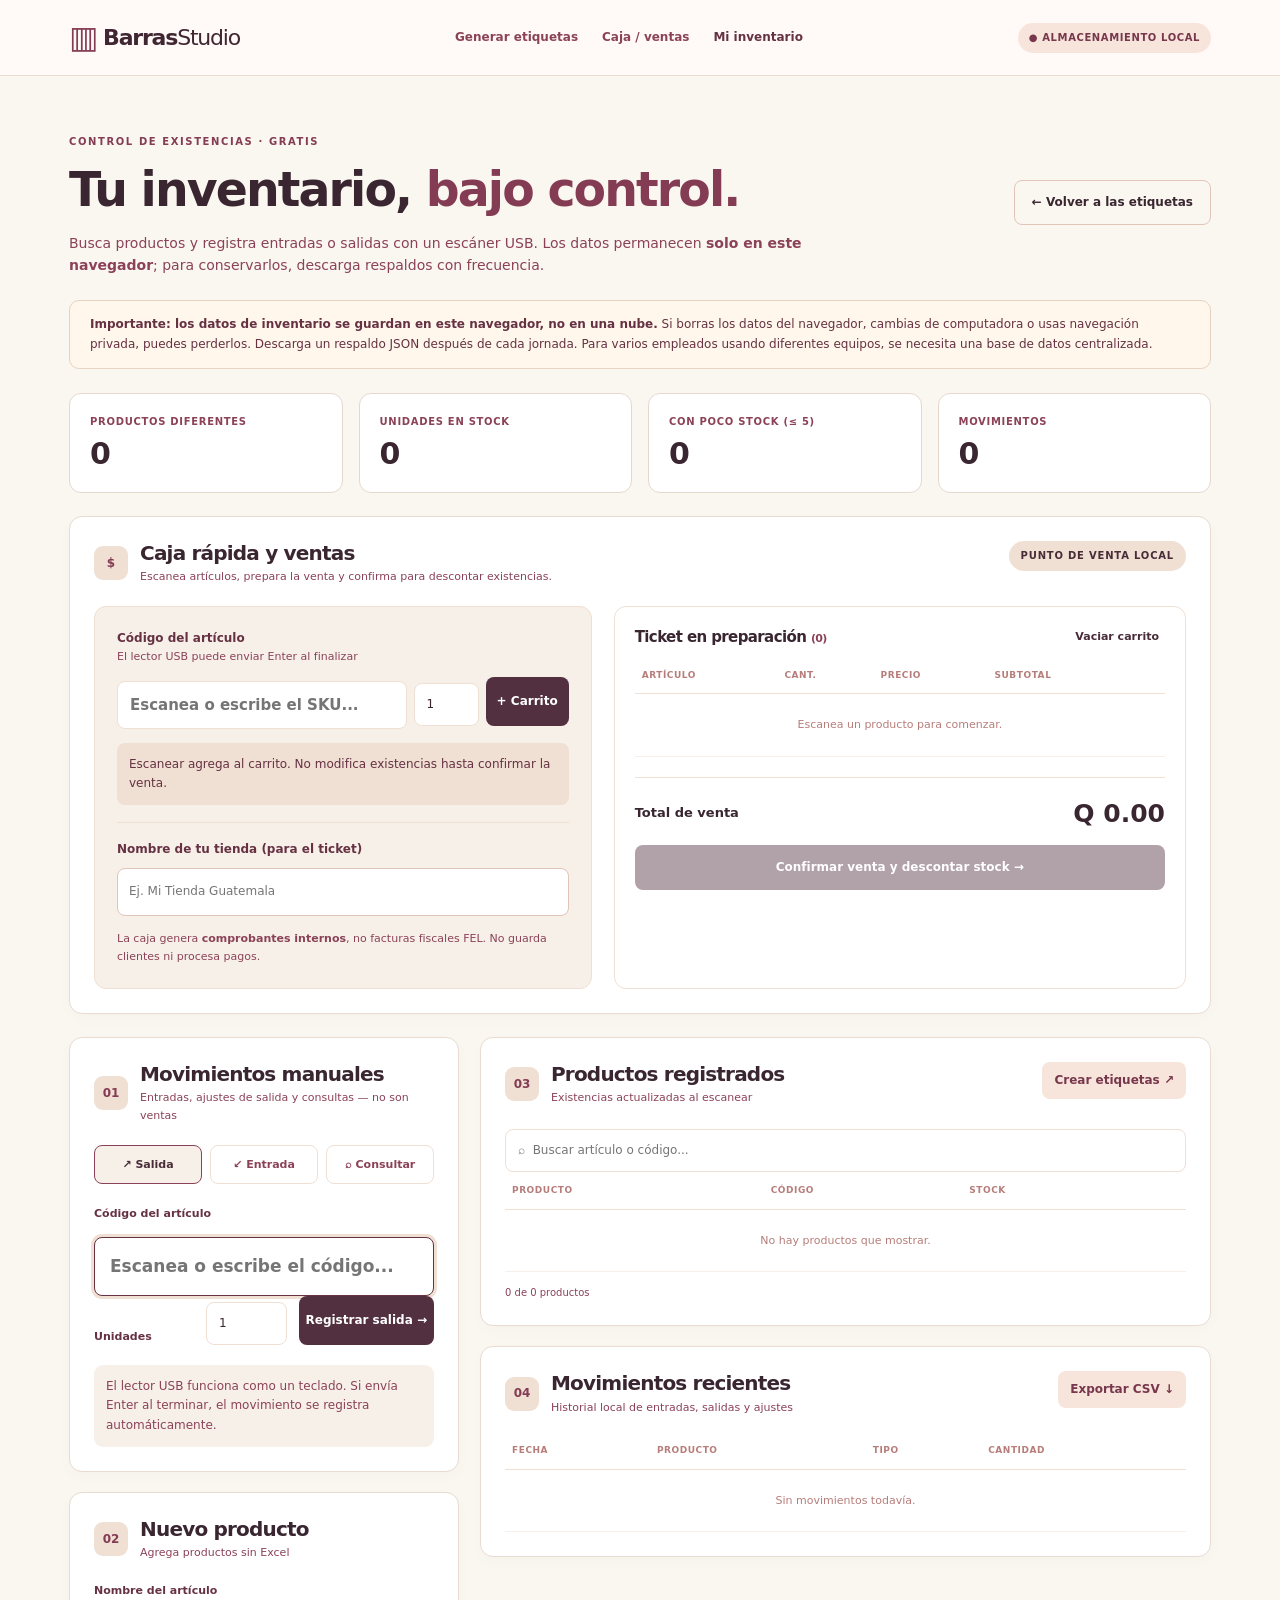
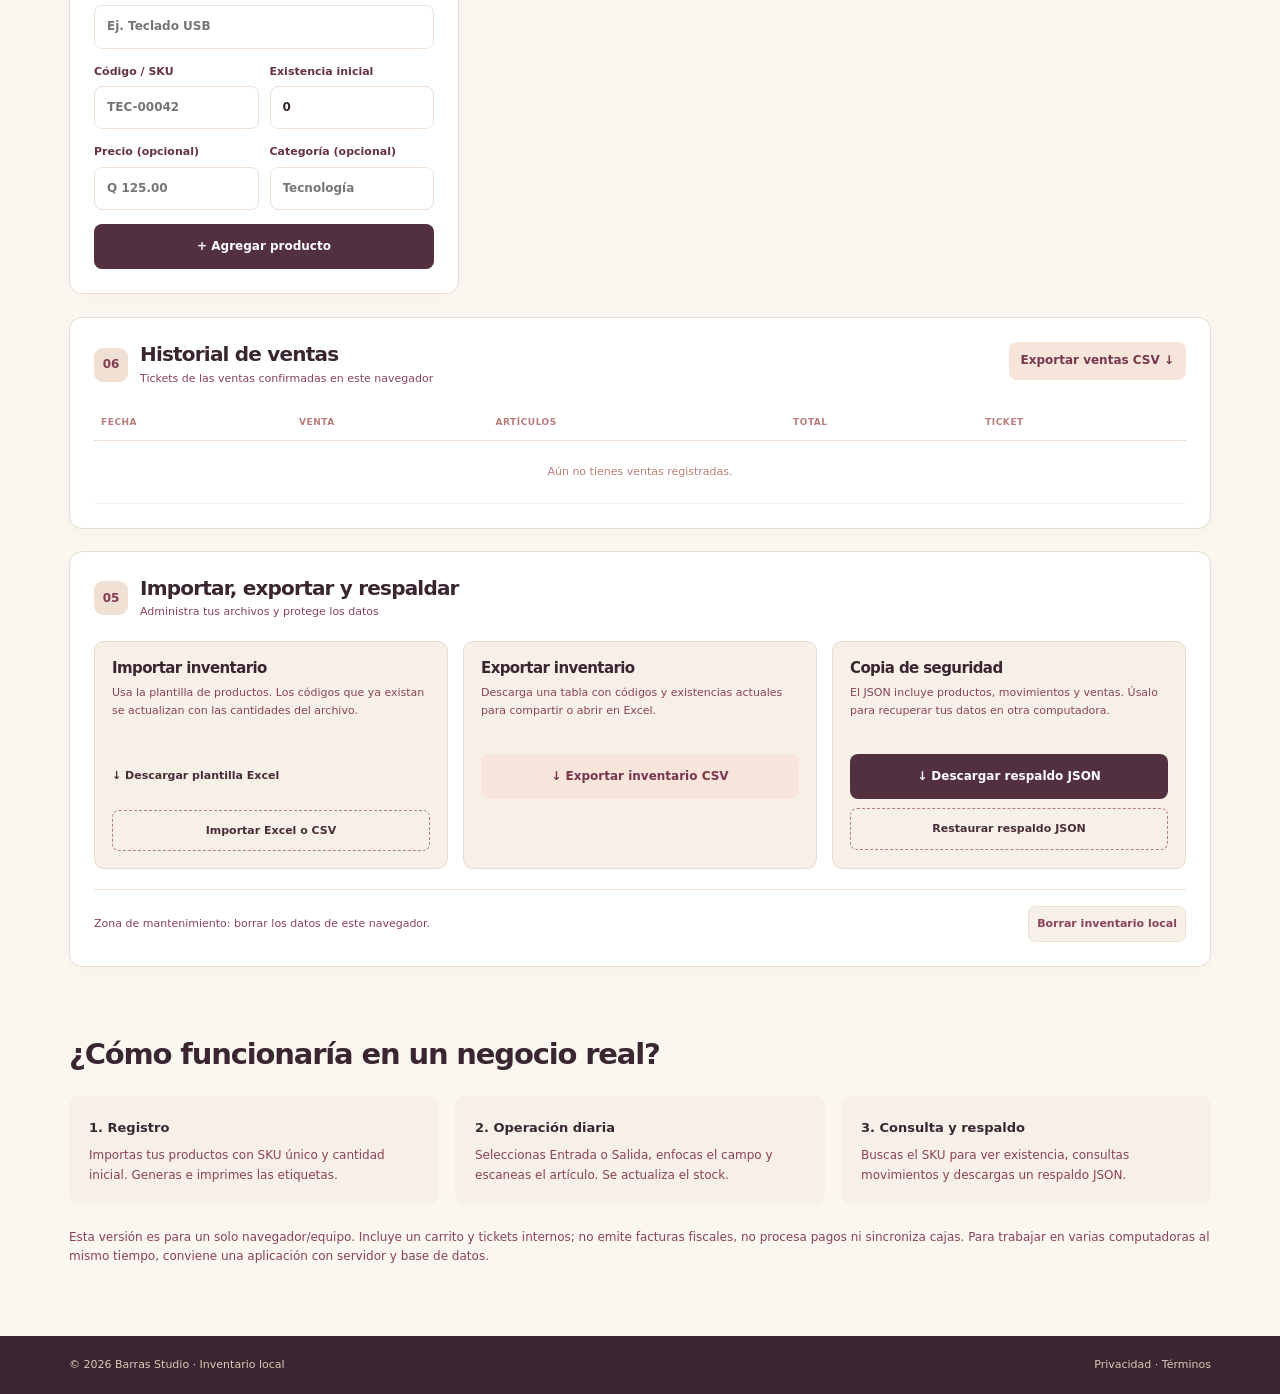
<file: inventario.html>
<!doctype html>
<html lang="es">
<head>
<meta charset="utf-8"><meta name="viewport" content="width=device-width,initial-scale=1"><meta name="description" content="Administra el inventario de tu negocio: escanea códigos, registra entradas y salidas y exporta copias de seguridad sin necesidad de un servidor."><meta name="theme-color" content="#102735"><title>Mi inventario | Barras Studio</title>
<link rel="stylesheet" href="assets/inventario.css">
<script defer src="https://cdn.sheetjs.com/xlsx-0.20.3/package/dist/xlsx.full.min.js"></script>
<script defer src="assets/inventario.js"></script>
</head>
<body>
<a class="skip" href="#main">Ir al inventario</a>
<header class="header"><div class="wrap topbar"><a class="logo" href="index.html"><span class="mark">▥</span> Barras<span>Studio</span></a><nav><a href="index.html">Generar etiquetas</a><a href="#ventas">Caja / ventas</a><a href="inventario.html" class="selected" aria-current="page">Mi inventario</a></nav><span class="local-pill">● ALMACENAMIENTO LOCAL</span></div></header>
<main id="main" class="wrap">
<section class="intro"><div><span class="overline">CONTROL DE EXISTENCIAS · GRATIS</span><h1>Tu inventario, <em>bajo control.</em></h1><p>Busca productos y registra entradas o salidas con un escáner USB. Los datos permanecen <b>solo en este navegador</b>; para conservarlos, descarga respaldos con frecuencia.</p></div><a href="index.html#generator" class="btn ghost">← Volver a las etiquetas</a></section>
<section class="warning"><strong>Importante: los datos de inventario se guardan en este navegador, no en una nube.</strong> Si borras los datos del navegador, cambias de computadora o usas navegación privada, puedes perderlos. Descarga un respaldo JSON después de cada jornada. Para varios empleados usando diferentes equipos, se necesita una base de datos centralizada.</section>
<div class="metrics"><div><span>PRODUCTOS DIFERENTES</span><strong id="metricProducts">0</strong></div><div><span>UNIDADES EN STOCK</span><strong id="metricUnits">0</strong></div><div><span>CON POCO STOCK (≤ 5)</span><strong id="metricLow">0</strong></div><div><span>MOVIMIENTOS</span><strong id="metricMoves">0</strong></div></div>
<section class="card pos-section" id="ventas" aria-labelledby="salesTitle">
  <div class="pos-header"><div class="card-title"><span class="number">$</span><div><h2 id="salesTitle">Caja rápida y ventas</h2><p>Escanea artículos, prepara la venta y confirma para descontar existencias.</p></div></div><span class="pos-tag">PUNTO DE VENTA LOCAL</span></div>
  <div class="pos-layout"><div class="pos-left">
    <label class="pos-field" for="posScan">Código del artículo <span>El lector USB puede enviar Enter al finalizar</span></label>
    <form id="posForm" class="pos-form"><input id="posScan" type="text" placeholder="Escanea o escribe el SKU..." autocomplete="off" maxlength="160" required><input id="posQty" type="number" title="Cantidad" aria-label="Cantidad a agregar" min="1" max="9999" step="1" value="1"><button type="submit" class="btn primary">+ Carrito</button></form>
    <p id="posFeedback" class="pos-feedback" role="status">Escanear agrega al carrito. No modifica existencias hasta confirmar la venta.</p>
    <div class="pos-settings"><label class="pos-field" for="storeName">Nombre de tu tienda (para el ticket)</label><input id="storeName" type="text" maxlength="90" placeholder="Ej. Mi Tienda Guatemala"></div>
    <div class="pos-note">La caja genera <strong>comprobantes internos</strong>, no facturas fiscales FEL. No guarda clientes ni procesa pagos.</div>
  </div><div class="pos-right">
    <div class="pos-cart-head"><h3>Ticket en preparación <span id="cartCount">(0)</span></h3><button type="button" id="clearCart" class="quiet-button">Vaciar carrito</button></div>
    <div class="table-scroll pos-cart-scroll"><table><thead><tr><th>ARTÍCULO</th><th>CANT.</th><th>PRECIO</th><th>SUBTOTAL</th><th></th></tr></thead><tbody id="cartBody"><tr><td colspan="5" class="empty">Escanea un producto para comenzar.</td></tr></tbody></table></div>
    <div class="pos-total"><span>Total de venta</span><strong id="cartTotal">Q 0.00</strong></div>
    <button type="button" id="completeSale" class="btn primary full" disabled>Confirmar venta y descontar stock →</button>
    <p class="pos-after" id="saleMessage" role="status"></p>
    <a id="lastReceipt" class="receipt-link" href="ticket.html" hidden>Ver / imprimir ticket de la última venta ↗</a>
  </div></div>
</section>
<div class="columns"><div class="stack">
<section class="card scan-card"><div class="card-title"><span class="number">01</span><div><h2>Movimientos manuales</h2><p>Entradas, ajustes de salida y consultas — no son ventas</p></div></div><div class="scan-tabs" role="group" aria-label="Acción del escaneo"><label><input type="radio" name="operation" value="salida" checked><span>↗ Salida</span></label><label><input type="radio" name="operation" value="entrada"><span>↙ Entrada</span></label><label><input type="radio" name="operation" value="consulta"><span>⌕ Consultar</span></label></div><form id="scanForm"><label for="scanCode">Código del artículo</label><input id="scanCode" autofocus placeholder="Escanea o escribe el código..." autocomplete="off" required maxlength="160"><div class="qty-line"><label for="scanQty">Unidades</label><input type="number" id="scanQty" value="1" min="1" max="100000" step="1"><button class="btn primary" id="scanButton" type="submit">Registrar salida →</button></div></form><div id="scanFeedback" class="feedback" role="status">El lector USB funciona como un teclado. Si envía Enter al terminar, el movimiento se registra automáticamente.</div></section>
<section class="card"><div class="card-title"><span class="number">02</span><div><h2>Nuevo producto</h2><p>Agrega productos sin Excel</p></div></div><form id="newProduct"><label>Nombre del artículo <input name="name" maxlength="120" required placeholder="Ej. Teclado USB"></label><div class="two"><label>Código / SKU <input name="code" maxlength="160" required placeholder="TEC-00042"></label><label>Existencia inicial <input name="stock" type="number" value="0" min="0" max="999999" required></label></div><div class="two"><label>Precio (opcional) <input name="price" maxlength="40" placeholder="Q 125.00"></label><label>Categoría (opcional) <input name="category" maxlength="70" placeholder="Tecnología"></label></div><button type="submit" class="btn primary full">+ Agregar producto</button></form></section>
</div><div class="stack">
<section class="card"><div class="list-header"><div class="card-title"><span class="number">03</span><div><h2>Productos registrados</h2><p>Existencias actualizadas al escanear</p></div></div><button type="button" id="labelsButton" class="btn soft">Crear etiquetas ↗</button></div><input type="search" id="filter" placeholder="⌕  Buscar artículo o código..."><div class="table-scroll"><table><thead><tr><th>PRODUCTO</th><th>CÓDIGO</th><th>STOCK</th><th></th></tr></thead><tbody id="productsBody"><tr><td colspan="4" class="empty">No hay artículos. Importa un archivo o agrega uno.</td></tr></tbody></table></div><p class="caption" id="listCount">0 productos</p></section>
<section class="card"><div class="list-header"><div class="card-title"><span class="number">04</span><div><h2>Movimientos recientes</h2><p>Historial local de entradas, salidas y ajustes</p></div></div><button type="button" class="btn soft" id="exportMoves">Exportar CSV ↓</button></div><div class="table-scroll history-scroll"><table><thead><tr><th>FECHA</th><th>PRODUCTO</th><th>TIPO</th><th>CANTIDAD</th></tr></thead><tbody id="movementsBody"><tr><td colspan="4" class="empty">Los movimientos aparecerán aquí.</td></tr></tbody></table></div></section>
</div></div>
<section class="card sales-records" id="historialVentas"><div class="list-header"><div class="card-title"><span class="number">06</span><div><h2>Historial de ventas</h2><p>Tickets de las ventas confirmadas en este navegador</p></div></div><button id="exportSales" class="btn soft" type="button">Exportar ventas CSV ↓</button></div><div class="table-scroll"><table><thead><tr><th>FECHA</th><th>VENTA</th><th>ARTÍCULOS</th><th>TOTAL</th><th>TICKET</th></tr></thead><tbody id="salesBody"><tr><td colspan="5" class="empty">Aún no tienes ventas registradas.</td></tr></tbody></table></div></section>
<section class="card tools"><div class="card-title"><span class="number">05</span><div><h2>Importar, exportar y respaldar</h2><p>Administra tus archivos y protege los datos</p></div></div><div class="tool-grid"><div class="tool"><h3>Importar inventario</h3><p>Usa la plantilla de productos. Los códigos que ya existan se actualizan con las cantidades del archivo.</p><a class="download-link" href="assets/plantilla-productos.xlsx" download>↓ Descargar plantilla Excel</a><label class="file-label">Importar Excel o CSV <input type="file" id="inventoryFile" accept=".xlsx,.xls,.csv" aria-label="Importar Excel o CSV"></label></div><div class="tool"><h3>Exportar inventario</h3><p>Descarga una tabla con códigos y existencias actuales para compartir o abrir en Excel.</p><button type="button" id="exportCSV" class="btn soft full">↓ Exportar inventario CSV</button></div><div class="tool"><h3>Copia de seguridad</h3><p>El JSON incluye productos, movimientos y ventas. Úsalo para recuperar tus datos en otra computadora.</p><button type="button" id="exportBackup" class="btn primary full">↓ Descargar respaldo JSON</button><label class="file-label secondary">Restaurar respaldo JSON <input type="file" id="restoreFile" accept=".json" aria-label="Restaurar respaldo"></label></div></div><div class="danger-zone"><span>Zona de mantenimiento: borrar los datos de este navegador.</span><button type="button" id="resetAll">Borrar inventario local</button></div></section>
<section class="faq"><h2>¿Cómo funcionaría en un negocio real?</h2><div class="how"><article><b>1. Registro</b><p>Importas tus productos con SKU único y cantidad inicial. Generas e imprimes las etiquetas.</p></article><article><b>2. Operación diaria</b><p>Seleccionas Entrada o Salida, enfocas el campo y escaneas el artículo. Se actualiza el stock.</p></article><article><b>3. Consulta y respaldo</b><p>Buscas el SKU para ver existencia, consultas movimientos y descargas un respaldo JSON.</p></article></div><p class="footnote">Esta versión es para un solo navegador/equipo. Incluye un carrito y tickets internos; no emite facturas fiscales, no procesa pagos ni sincroniza cajas. Para trabajar en varias computadoras al mismo tiempo, conviene una aplicación con servidor y base de datos.</p></section>
</main><footer><div class="wrap foot"><span>© 2026 Barras Studio · Inventario local</span><span><a href="privacidad.html">Privacidad</a> · <a href="terminos.html">Términos</a></span></div></footer><div id="toast" class="toast" role="status" aria-live="polite"></div>
</body></html>
</file>
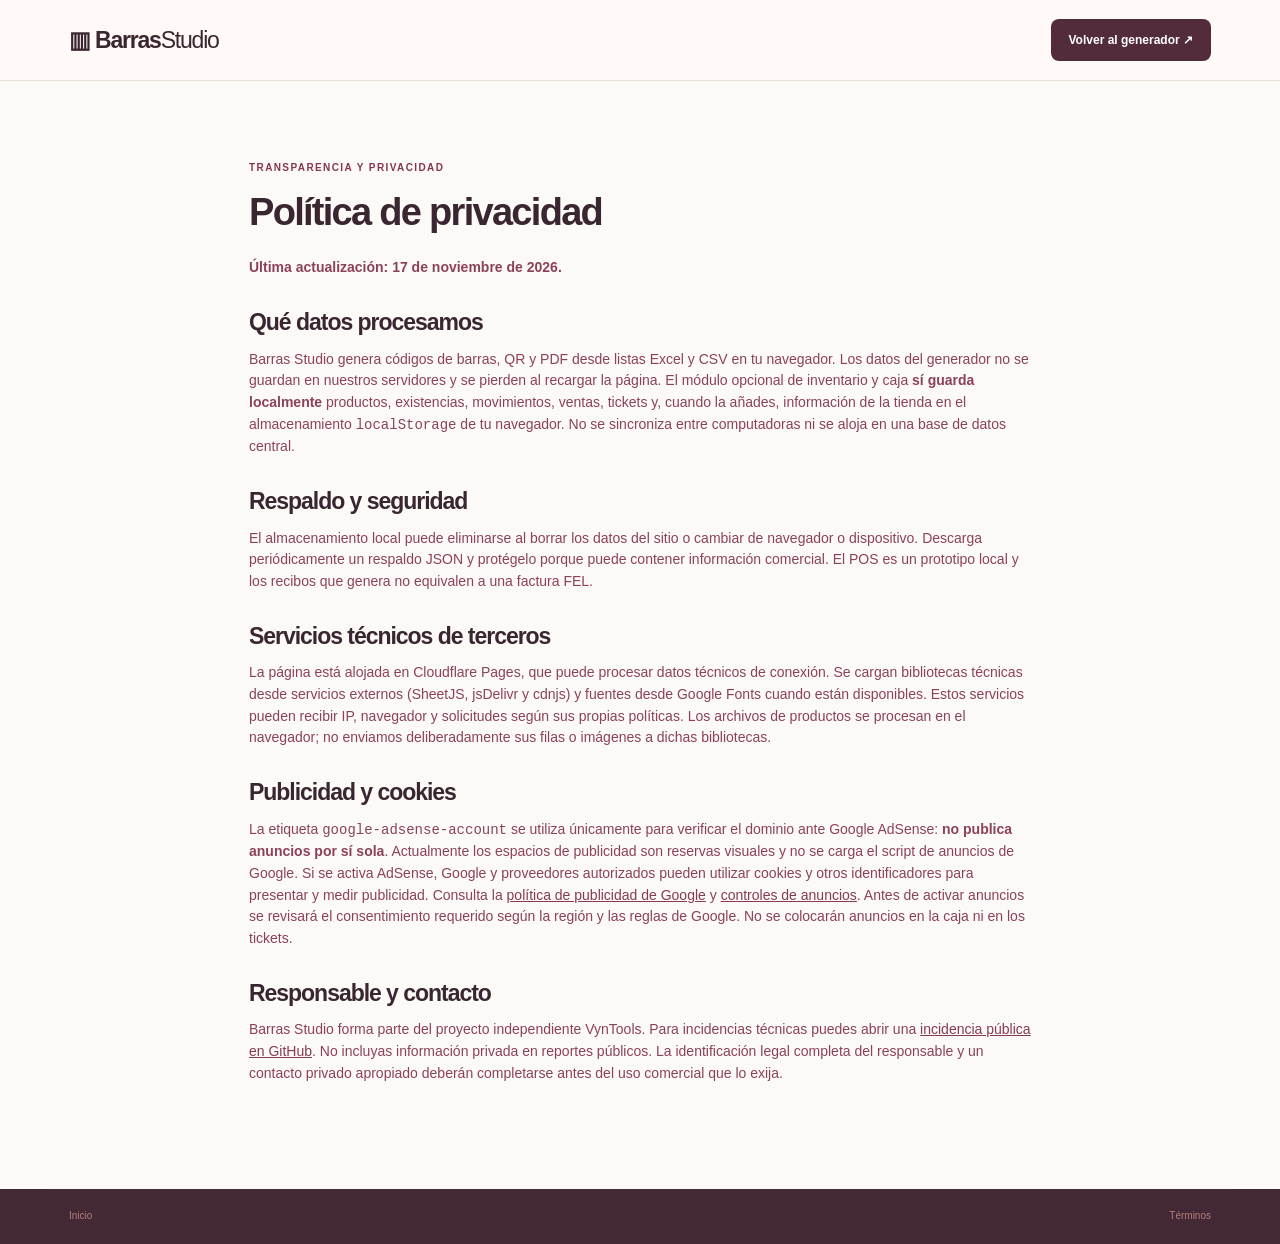
<file: privacidad.html>
<!DOCTYPE html>
<html lang="es"><head><meta charset="utf-8"/><meta content="width=device-width,initial-scale=1" name="viewport"/><title>Privacidad | Barras Studio</title><link href="assets/style.css" rel="stylesheet"/></head><body><header><div class="container nav"><a class="logo" href="index.html">▥ Barras<span>Studio</span></a><a class="btn dark small" href="index.html#generator">Volver al generador ↗</a></div></header><main class="container legal"><span class="overline">TRANSPARENCIA Y PRIVACIDAD</span><h1>Política de privacidad</h1><p><strong>Última actualización: 17 de noviembre de 2026.</strong></p>
<h2>Qué datos procesamos</h2><p>Barras Studio genera códigos de barras, QR y PDF desde listas Excel y CSV en tu navegador. Los datos del generador no se guardan en nuestros servidores y se pierden al recargar la página. El módulo opcional de inventario y caja <strong>sí guarda localmente</strong> productos, existencias, movimientos, ventas, tickets y, cuando la añades, información de la tienda en el almacenamiento <code>localStorage</code> de tu navegador. No se sincroniza entre computadoras ni se aloja en una base de datos central.</p>
<h2>Respaldo y seguridad</h2><p>El almacenamiento local puede eliminarse al borrar los datos del sitio o cambiar de navegador o dispositivo. Descarga periódicamente un respaldo JSON y protégelo porque puede contener información comercial. El POS es un prototipo local y los recibos que genera no equivalen a una factura FEL.</p>
<h2>Servicios técnicos de terceros</h2><p>La página está alojada en Cloudflare Pages, que puede procesar datos técnicos de conexión. Se cargan bibliotecas técnicas desde servicios externos (SheetJS, jsDelivr y cdnjs) y fuentes desde Google Fonts cuando están disponibles. Estos servicios pueden recibir IP, navegador y solicitudes según sus propias políticas. Los archivos de productos se procesan en el navegador; no enviamos deliberadamente sus filas o imágenes a dichas bibliotecas.</p>
<h2>Publicidad y cookies</h2><p>La etiqueta <code>google-adsense-account</code> se utiliza únicamente para verificar el dominio ante Google AdSense: <strong>no publica anuncios por sí sola</strong>. Actualmente los espacios de publicidad son reservas visuales y no se carga el script de anuncios de Google. Si se activa AdSense, Google y proveedores autorizados pueden utilizar cookies y otros identificadores para presentar y medir publicidad. Consulta la <a href="https://policies.google.com/technologies/ads" rel="noopener noreferrer" target="_blank">política de publicidad de Google</a> y <a href="https://myadcenter.google.com/" rel="noopener noreferrer" target="_blank">controles de anuncios</a>. Antes de activar anuncios se revisará el consentimiento requerido según la región y las reglas de Google. No se colocarán anuncios en la caja ni en los tickets.</p>
<h2>Responsable y contacto</h2><p>Barras Studio forma parte del proyecto independiente VynTools. Para incidencias técnicas puedes abrir una <a href="https://github.com/VyncenLara10/Barras/issues" rel="noopener noreferrer" target="_blank">incidencia pública en GitHub</a>. No incluyas información privada en reportes públicos. La identificación legal completa del responsable y un contacto privado apropiado deberán completarse antes del uso comercial que lo exija.</p></main><footer><div class="container footer-bottom"><a href="index.html">Inicio</a><a href="terminos.html">Términos</a></div></footer></body></html>
</file>
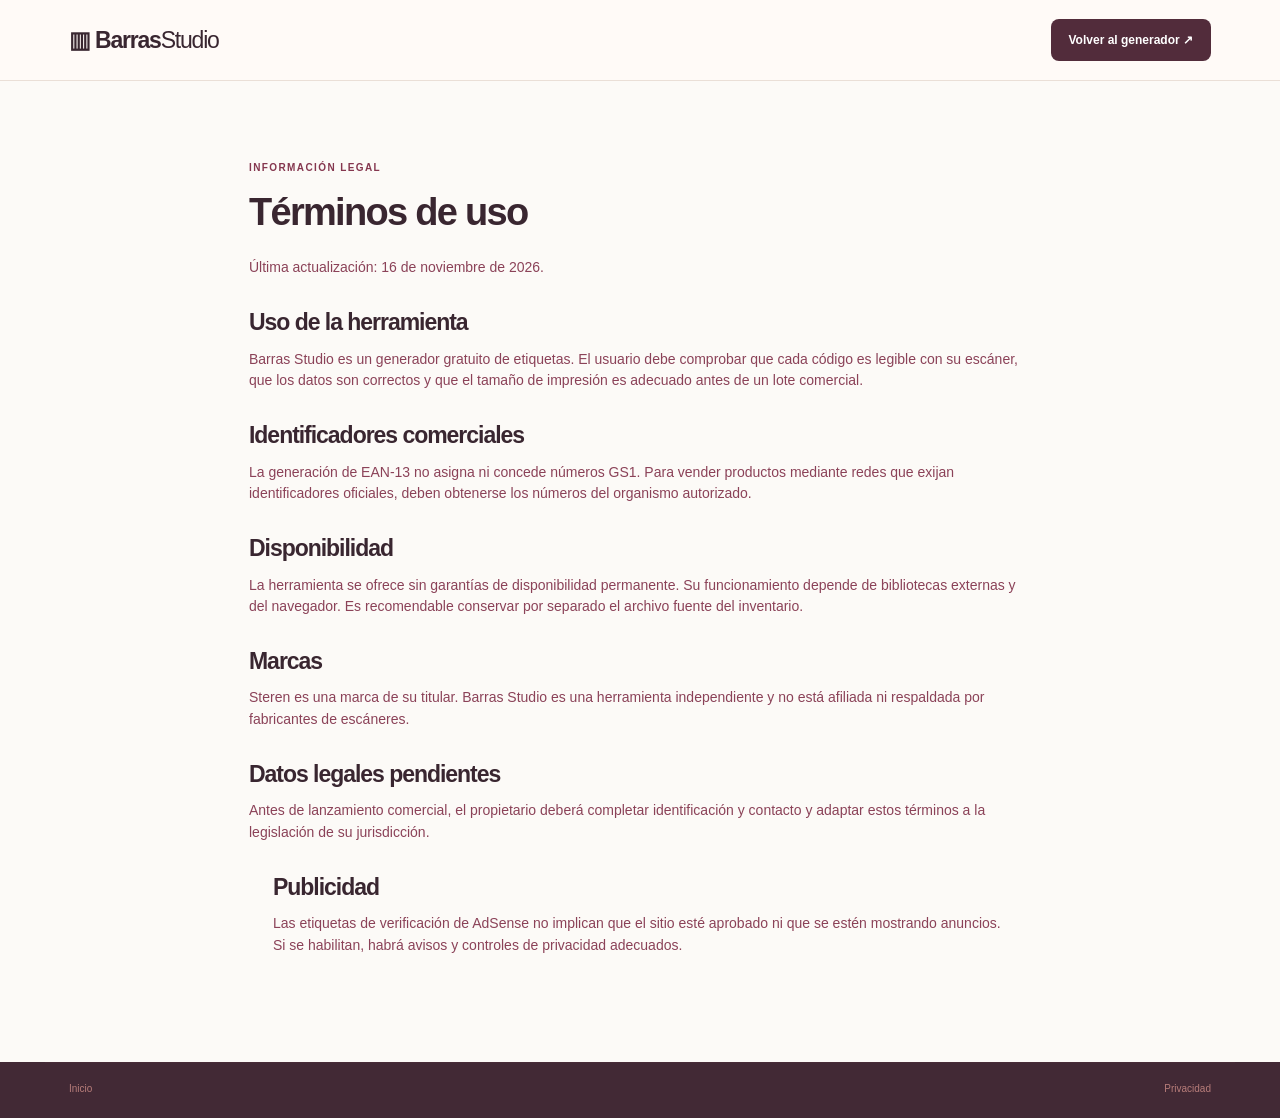
<file: terminos.html>
<!doctype html><html lang="es"><head><meta charset="utf-8"><meta name="viewport" content="width=device-width,initial-scale=1"><title>Términos | Barras Studio</title><link rel="stylesheet" href="assets/style.css"></head><body><header><div class="container nav"><a class="logo" href="index.html">▥ Barras<span>Studio</span></a><a class="btn dark small" href="index.html#generator">Volver al generador ↗</a></div></header><main class="container legal"><span class="overline">INFORMACIÓN LEGAL</span><h1>Términos de uso</h1><p>Última actualización: 16 de noviembre de 2026.</p><h2>Uso de la herramienta</h2><p>Barras Studio es un generador gratuito de etiquetas. El usuario debe comprobar que cada código es legible con su escáner, que los datos son correctos y que el tamaño de impresión es adecuado antes de un lote comercial.</p><h2>Identificadores comerciales</h2><p>La generación de EAN-13 no asigna ni concede números GS1. Para vender productos mediante redes que exijan identificadores oficiales, deben obtenerse los números del organismo autorizado.</p><h2>Disponibilidad</h2><p>La herramienta se ofrece sin garantías de disponibilidad permanente. Su funcionamiento depende de bibliotecas externas y del navegador. Es recomendable conservar por separado el archivo fuente del inventario.</p><h2>Marcas</h2><p>Steren es una marca de su titular. Barras Studio es una herramienta independiente y no está afiliada ni respaldada por fabricantes de escáneres.</p><h2>Datos legales pendientes</h2><p>Antes de lanzamiento comercial, el propietario deberá completar identificación y contacto y adaptar estos términos a la legislación de su jurisdicción.</p><section class="container legal-ads"><h2>Publicidad</h2><p>Las etiquetas de verificación de AdSense no implican que el sitio esté aprobado ni que se estén mostrando anuncios. Si se habilitan, habrá avisos y controles de privacidad adecuados.</p></section></main><footer><div class="container footer-bottom"><a href="index.html">Inicio</a><a href="privacidad.html">Privacidad</a></div></footer></body></html>
</file>
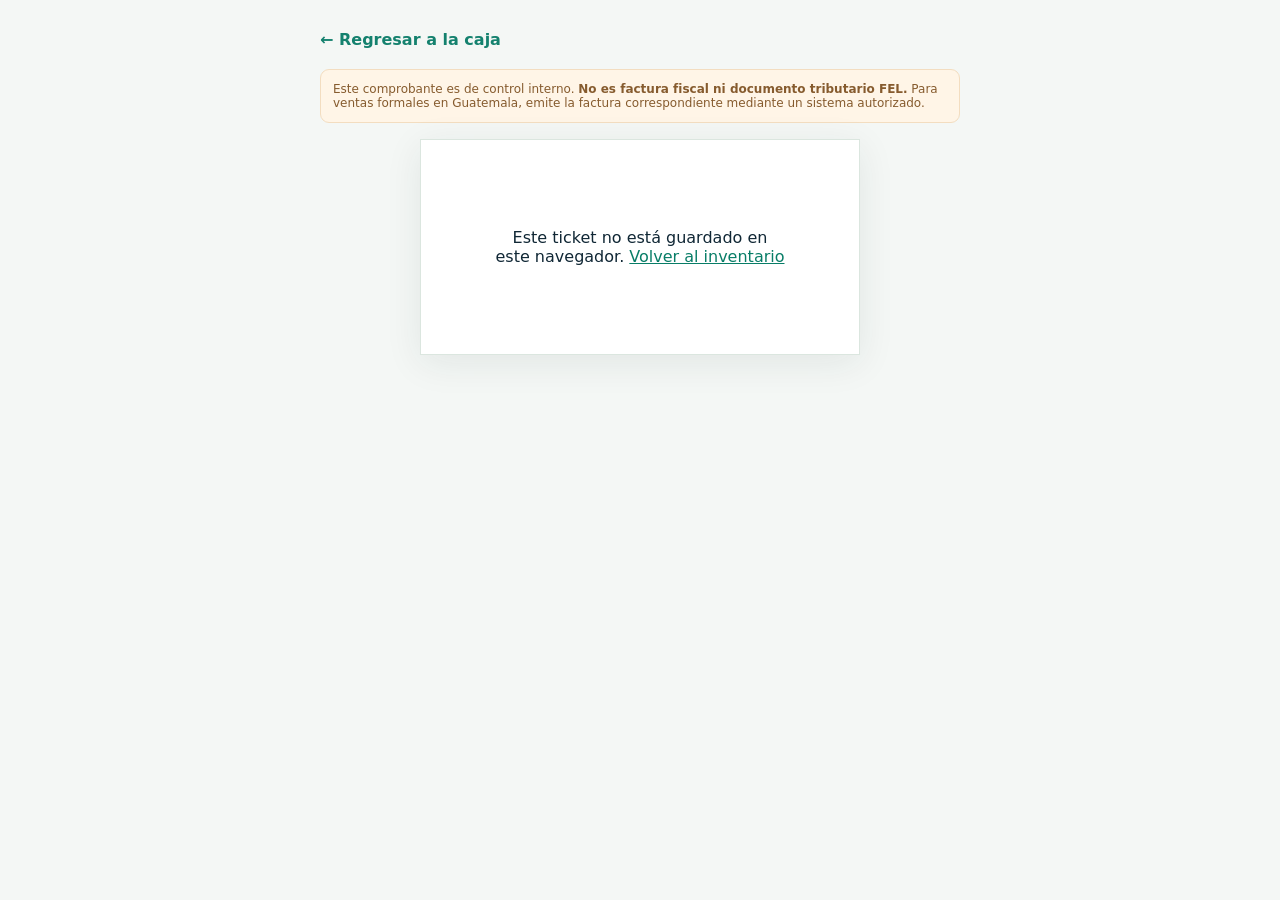
<file: ticket.html>
<!doctype html>
<html lang="es"><head><meta charset="utf-8"><meta name="viewport" content="width=device-width,initial-scale=1"><meta name="robots" content="noindex,nofollow"><title>Ticket de venta · Barras Studio</title>
<style>
:root{font-family:system-ui,-apple-system,"Segoe UI",Arial,sans-serif;color:#102735}*{box-sizing:border-box}body{background:#f4f7f5;margin:0;padding:30px 16px}.wrap{max-width:640px;margin:auto}.tools{display:flex;justify-content:space-between;gap:12px;align-items:center;margin:0 0 20px}.tools a{color:#14816e;font-weight:700;text-decoration:none}.tools button{cursor:pointer;background:#102735;color:#fff;border:0;border-radius:9px;padding:12px 22px;font-weight:800}.paper{background:#fff;border:1px solid #dbe6df;padding:32px;box-shadow:0 8px 35px #15362d15;margin:auto;max-width:440px}.head{text-align:center;border-bottom:1px dashed #91aaa1;padding-bottom:15px}.head h1{font-size:24px;margin:0 0 4px}.head p,.meta,.foot{color:#5e7273;font-size:12px}.meta{padding:15px 0;display:grid;gap:4px}.lines{width:100%;border-collapse:collapse;font-size:12px}.lines th,.lines td{padding:8px 4px;border-bottom:1px dashed #dfe6e2;text-align:left}.lines th:nth-child(n+2),.lines td:nth-child(n+2){text-align:right}.lines small{color:#71878a}.total{display:flex;justify-content:space-between;font-size:20px;font-weight:800;padding:20px 0;border-bottom:1px dashed #91aaa1}.foot{text-align:center;margin:25px 0 0;line-height:1.7}.warn{background:#fff5e7;color:#865b2e;border:1px solid #f3ddc0;border-radius:9px;font-size:12px;padding:12px;margin-bottom:16px}.empty{padding:40px;text-align:center}.empty a{color:#087d67}@media print{@page{size:80mm auto;margin:5mm}html,body{background:#fff;margin:0;padding:0}.wrap{max-width:none}.tools,.warn{display:none!important}.paper{border:0;box-shadow:none;max-width:none;width:100%;padding:0}.head h1{font-size:19px}.lines{font-size:10px}.foot,.meta{font-size:10px}}
</style></head><body><div class="wrap"><nav class="tools"><a href="inventario.html#ventas">← Regresar a la caja</a><button id="printBtn" type="button" onclick="window.print()" hidden>Imprimir ticket</button></nav><div class="warn">Este comprobante es de control interno. <b>No es factura fiscal ni documento tributario FEL.</b> Para ventas formales en Guatemala, emite la factura correspondiente mediante un sistema autorizado.</div><article class="paper" id="ticket"><p class="empty">Buscando venta en este navegador...</p></article></div>
<script>
'use strict';(()=>{
 const KEY='barras-studio-inventario-v1',dest=document.getElementById('ticket');
 const params=new URLSearchParams(location.search),id=params.get('venta');
 let sale;
 try{const data=JSON.parse(localStorage.getItem(KEY));sale=data?.sales?.find(s=>s.id===id);}catch{}
 if(!sale||!Array.isArray(sale.items)){dest.innerHTML='<p class="empty">Este ticket no está guardado en este navegador. <a href="inventario.html">Volver al inventario</a></p>';return;}
 const money=c=>'Q '+((Number(c)||0)/100).toLocaleString('es-GT',{minimumFractionDigits:2,maximumFractionDigits:2});
 const node=(tag,text,cls)=>{const e=document.createElement(tag);if(cls)e.className=cls;e.textContent=text;return e;};
 dest.replaceChildren();
 const head=node('header','', 'head'),title=node('h1',String(sale.store||'Mi tienda').slice(0,90)),desc=node('p','COMPROBANTE INTERNO DE VENTA');head.append(title,desc);dest.append(head);
 const meta=node('div','','meta');const date=new Date(sale.date);meta.append(node('div','Ticket: '+sale.id),node('div','Fecha: '+(Number.isFinite(date.getTime())?date.toLocaleString('es-GT',{dateStyle:'medium',timeStyle:'short'}):'—')));dest.append(meta);
 const table=document.createElement('table');table.className='lines';const thead=document.createElement('thead');const headRow=document.createElement('tr');['Producto','Cant.','P. unit.','Subtotal'].forEach(label=>headRow.append(node('th',label)));thead.append(headRow);table.append(thead);
 const body=document.createElement('tbody');for(const item of sale.items){const tr=document.createElement('tr');const td1=document.createElement('td');td1.append(node('div',item.name||'Producto'),node('small',item.code||''));tr.append(td1,node('td',item.quantity),node('td',money(item.unitCents)),node('td',money(item.subtotalCents)));body.append(tr);}table.append(body);dest.append(table);
 const total=node('div','','total');total.append(node('span','TOTAL'),node('strong',money(sale.totalCents)));dest.append(total);dest.append(node('p','Gracias por tu compra. Conserva este comprobante para tu control.\nNo es una factura fiscal.', 'foot'));document.getElementById('printBtn').hidden=false;
})();
</script></body></html>
</file>
<file: assets/inventario.css>
:root{--ink:#392630;--text:#482c38;--muted:#8b4258;--green:#653143;--light:#f7f0e8;--line:#f0dfd3;--bg:#f7f0e8}*{box-sizing:border-box}html{scroll-behavior:smooth}body{margin:0;background:var(--bg);color:var(--ink);font:14px/1.6 system-ui,-apple-system,"Segoe UI",Arial,sans-serif}a{color:inherit;text-decoration:none}button,input{font:inherit}button{cursor:pointer}input:focus-visible,button:focus-visible,a:focus-visible{outline:3px solid #b77d7a;outline-offset:3px}[hidden]{display:none!important}.wrap{max-width:1190px;padding:0 24px;margin:auto}.skip{position:absolute;top:-100px;left:24px;background:white;padding:12px}.skip:focus{top:10px}.header{background:#fff;border-bottom:1px solid var(--line)}.topbar{display:flex;align-items:center;justify-content:space-between;gap:20px;min-height:75px}.logo{display:inline-flex;align-items:center;font-weight:900;font-size:22px;letter-spacing:-1.2px}.logo>span:last-child{font-weight:500}.mark{color:var(--green);font-size:31px;margin-right:6px}.topbar nav{display:flex;gap:24px;font-weight:700;font-size:12px;color:#8b4258}.topbar nav a:hover,.topbar nav .selected{color:#653143}.local-pill{padding:7px 11px;border-radius:99px;background:#f7f0e8;color:#653143;font-weight:800;font-size:10px;letter-spacing:.06em}h1,h2,h3{line-height:1.23;letter-spacing:-.04em}h1{font-size:clamp(32px,3.7vw,48px);margin:10px 0 12px}h1 em{font-style:normal;color:var(--green)}h2{font-size:20px;margin:0}h3{font-size:15px;margin:0 0 7px}p{margin:0}.intro{display:flex;align-items:center;justify-content:space-between;gap:28px;padding:53px 0 24px}.intro>div{max-width:820px}.intro p{color:#8b4258;font-size:14px}.overline{font-size:10px;font-weight:900;letter-spacing:.16em;color:var(--green)}.btn{border:1px solid transparent;border-radius:8px;padding:12px 17px;font-weight:800;font-size:12px;display:inline-flex;justify-content:center;align-items:center;gap:5px;white-space:nowrap;transition:background .2s}.btn.primary{background:var(--ink);color:#fff}.btn.primary:hover{background:#482c38}.btn.ghost{background:transparent;border-color:#e2c5b9}.btn.soft{background:#f0dfd3;color:#653143}.btn.full{width:100%}.warning{border:1px solid #e2c5b9;border-radius:10px;background:#f7f0e8;padding:14px 20px;font-size:12px;color:#653143;margin-bottom:24px}.metrics{display:grid;grid-template-columns:repeat(4,1fr);gap:16px;margin-bottom:23px}.metrics>div{border:1px solid var(--line);border-radius:12px;background:white;padding:20px;display:flex;flex-direction:column;gap:6px}.metrics span{font-size:10px;letter-spacing:.07em;font-weight:800;color:#8b4258}.metrics strong{font-size:30px;letter-spacing:-.04em;line-height:1.2}.columns{display:grid;grid-template-columns:minmax(310px,390px) minmax(0,1fr);gap:21px}.stack{display:flex;flex-direction:column;gap:20px;min-width:0}.card{background:white;border:1px solid var(--line);border-radius:13px;padding:24px;box-shadow:0 5px 18px #482c3805;min-width:0}.card-title{display:flex;align-items:center;gap:12px;margin-bottom:20px}.card-title p{color:#8b4258;font-size:11px;margin-top:3px}.number{width:34px;height:34px;flex:0 0 34px;display:grid;place-items:center;border-radius:9px;background:#f0dfd3;color:var(--green);font-weight:800;font-size:12px}.scan-tabs{display:flex;gap:8px;margin-bottom:21px}.scan-tabs label{flex:1;cursor:pointer}.scan-tabs input{position:absolute;opacity:0}.scan-tabs span{display:block;text-align:center;border-radius:8px;padding:10px 4px;border:1px solid #f0dfd3;color:#8b4258;font-size:11px;font-weight:800}.scan-tabs input:checked+span{background:#f7f0e8;border-color:#8b4258;color:#482c38}.scan-tabs input:focus-visible+span{outline:3px solid #b77d7a}form label{display:block;color:#653143;font-weight:700;font-size:11px;margin-bottom:14px}form input:not([type=radio]),#filter{display:block;width:100%;border:1px solid #f0dfd3;background:#fff;border-radius:8px;padding:11px 12px;font-size:12px;color:var(--ink);margin-top:6px;outline:none;min-width:0}input:focus{border-color:#653143!important;box-shadow:0 0 0 3px #f0dfd3}#scanCode{font-size:17px;padding:15px;font-weight:700;border-color:#b77d7a}.qty-line{display:flex;align-items:end;gap:12px}.qty-line label{flex:0 0 100px;margin:0}.qty-line .btn{flex:1;padding:14px 6px}.feedback{margin-top:20px;padding:12px;border-radius:9px;background:#f7f0e8;color:#8b4258;font-size:12px;min-height:60px}.feedback.ok{background:#f0dfd3;color:#482c38}.feedback.bad{background:#f7f0e8;color:#8b4258}.two{display:grid;grid-template-columns:1fr 1fr;gap:11px}.list-header{display:flex;justify-content:space-between;align-items:flex-start;gap:10px}.list-header .card-title{margin-bottom:16px}.list-header .btn{padding:8px 11px}.table-scroll{overflow:auto;max-height:410px}table{width:100%;border-collapse:collapse;text-align:left;table-layout:auto}th{font-size:9px;letter-spacing:.06em;color:#b77d7a;border-bottom:1px solid #f0dfd3;padding:11px 7px}td{border-bottom:1px solid #f7f0e8;font-size:11px;color:#653143;padding:12px 7px;max-width:230px;overflow-wrap:anywhere}td:first-child{font-weight:700;color:var(--ink)}td code{font-size:10px;background:#f7f0e8;color:#653143;padding:3px 5px;border-radius:4px}td .badge{display:inline-block;background:#f0dfd3;color:#482c38;padding:3px 7px;border-radius:4px;font-weight:800;font-size:11px}td .badge.low{background:#f7f0e8;color:#8b4258}td .badge.none{background:#f7f0e8;color:#8b4258}.row-button{border:none;background:#f7f0e8;border-radius:5px;font-size:10px;color:#8b4258;padding:5px 8px}.empty{text-align:center!important;font-weight:400!important;color:#b77d7a!important;padding:22px}.caption{color:#8b4258;font-size:10px;margin-top:13px}.history-scroll{max-height:300px}.tools{margin-top:22px}.tool-grid{display:grid;grid-template-columns:repeat(3,1fr);gap:15px}.tool{padding:17px;border:1px solid var(--line);border-radius:10px;background:#f7f0e8}.tool p{min-height:70px;color:#8b4258;font-size:11px}.download-link{color:#482c38;font-size:11px;font-weight:800;display:inline-block;margin:13px 0}.file-label{display:block;margin:12px 0 0;position:relative;border:1px dashed #b77d7a;border-radius:7px;padding:11px;text-align:center;cursor:pointer;background:#f7f0e8;color:#482c38;font-size:11px;font-weight:800}.file-label.secondary{margin-top:9px}.file-label input{position:absolute;inset:0;opacity:0;width:100%;height:100%;cursor:pointer}.danger-zone{margin-top:20px;border-top:1px solid #f0dfd3;padding-top:16px;display:flex;align-items:center;justify-content:space-between;gap:15px;color:#8b4258;font-size:11px}.danger-zone button{background:#f7f0e8;color:#8b4258;border:1px solid #f0dfd3;border-radius:7px;padding:8px;font-size:11px;font-weight:700}.faq{padding:70px 0}.faq h2{margin-bottom:23px;font-size:29px}.how{display:grid;grid-template-columns:repeat(3,1fr);gap:16px}.how article{padding:20px;background:#f7f0e8;border-radius:10px}.how b{font-size:13px}.how p{font-size:12px;color:#8b4258;margin-top:8px}.footnote{color:#8b4258;font-size:12px;margin-top:23px}footer{background:#392630;color:#e2c5b9}.foot{display:flex;justify-content:space-between;padding-top:20px;padding-bottom:20px;font-size:11px;gap:15px}.toast{position:fixed;right:22px;bottom:22px;border-radius:10px;background:#482c38;color:white;max-width:380px;padding:13px 18px;opacity:0;transform:translateY(15px);transition:.2s;pointer-events:none;z-index:40;font-size:12px}.toast.show{opacity:1;transform:none}.toast.error{background:#8b4258}@media(max-width:900px){.columns{grid-template-columns:1fr}.tool-grid{grid-template-columns:1fr 1fr}.local-pill{display:none}}@media(max-width:640px){.wrap{padding:0 16px}.topbar{flex-wrap:wrap;padding-top:12px;padding-bottom:12px;gap:10px}.logo{font-size:18px}.topbar nav{gap:12px}.intro{flex-direction:column;align-items:start;padding-top:35px}.metrics{grid-template-columns:1fr 1fr;gap:10px}.metrics>div{padding:15px}.metrics span{font-size:9px}.metrics strong{font-size:26px}.card{padding:16px}.tool-grid,.how{grid-template-columns:1fr}.danger-zone{flex-direction:column;align-items:start}.list-header{flex-wrap:wrap}.foot{flex-direction:column}.scan-tabs span{font-size:10px}}

/* POS y tickets */
.pos-section{margin-bottom:23px}.pos-header{display:flex;justify-content:space-between;align-items:start;gap:16px}.pos-tag{font-size:10px;font-weight:900;letter-spacing:.08em;background:#f0dfd3;color:#482c38;padding:7px 12px;border-radius:30px}.pos-layout{display:grid;grid-template-columns:minmax(0,1fr) minmax(0,1.15fr);gap:22px}.pos-left{background:#f7f0e8;border:1px solid #f0dfd3;border-radius:12px;padding:22px}.pos-right{border:1px solid #f0dfd3;border-radius:12px;padding:20px;min-width:0}.pos-field{font-size:12px;font-weight:800;color:#653143;display:block;margin-bottom:9px}.pos-field span{font-weight:500;display:block;color:#8b4258;font-size:11px}.pos-form{display:flex;gap:7px;align-items:center}.pos-form input,#storeName{background:#fff;border:1px solid #e2c5b9;border-radius:8px;padding:13px 11px;min-width:0}.pos-form #posScan{flex:1;width:100%;font-size:15px;font-weight:700}.pos-form #posQty{flex:0 0 65px;width:65px}.pos-form button{padding:14px 10px}.pos-feedback{font-size:12px;padding:12px;border-radius:8px;background:#f0dfd3;margin:14px 0 17px;color:#653143}.pos-feedback.bad{background:#f7f0e8;color:#8b4258}.pos-feedback.ok{background:#f0dfd3;color:#482c38}.pos-settings{border-top:1px solid #f0dfd3;padding-top:17px}.pos-settings #storeName{width:100%;font-size:12px}.pos-note{font-size:11px;line-height:1.65;margin-top:14px;color:#8b4258}.pos-cart-head{display:flex;justify-content:space-between;gap:10px;align-items:center;margin-bottom:10px}.pos-cart-head h3{margin:0}.pos-cart-head h3 span{font-size:11px;color:#8b4258}.quiet-button{background:none;border:0;color:#482c38;font-size:11px;font-weight:800}.pos-cart-scroll{max-height:290px;min-height:106px}.pos-cart-scroll td{font-size:11px}.pos-cart-scroll th{white-space:nowrap}.pos-cart-scroll button{background:#f7f0e8;border:0;border-radius:5px;padding:5px 8px;color:#8b4258}.pos-total{border-top:1px solid #f0dfd3;display:flex;align-items:center;justify-content:space-between;margin:14px 0 11px;padding-top:16px;font-size:13px;font-weight:800}.pos-total strong{font-size:25px}.pos-right .btn:disabled{opacity:.45;cursor:not-allowed}.pos-after{font-size:12px;color:#482c38;margin:10px 0}.receipt-link{display:inline-block;color:#653143;font-size:12px;font-weight:800;text-decoration:underline}.sales-records{margin-top:23px}.label-row-button{background:#f7f0e8!important;color:#482c38!important}.inventory-hint{color:#8b4258;font-size:11px;margin-top:6px;text-align:center}@media(max-width:900px){.pos-layout{grid-template-columns:1fr}}@media(max-width:640px){.pos-header{flex-wrap:wrap}.pos-left,.pos-right{padding:14px}.pos-form{flex-wrap:wrap}.pos-form #posScan{flex-basis:100%}.pos-form #posQty{flex:1}.pos-form button{flex:2}.pos-tag{display:none}.pos-total strong{font-size:20px}}

/* Identidad compartida: VynTools / Barras Studio */
:root{--ink:#392630;--text:#513d46;--muted:#8a7478;--green:#843c54;--light:#f7e9df;--line:#e8dbd2;--bg:#faf6f0}
body{background:#faf6f0;color:var(--ink)}.header{background:#fffaf7}.mark,h1 em,.overline{color:var(--green)}.local-pill,.btn.soft{background:#f7e5dc;color:#77374c}.btn.primary{background:#533040}.btn.primary:hover{background:#753d54}.metrics>div,.panel{border-color:#e6d8cf}.warning{background:#fff7eb;border-color:#e7d3bf}.logo{color:#3f2632}
</file>
<file: assets/style.css>
:root{--ink:#392630;--teal:#653143;--muted:#8b4258;--bg:#f7f0e8;--line:#f0dfd3}*{box-sizing:border-box}html{scroll-behavior:smooth}body{margin:0;color:var(--ink);background:var(--bg);font:14px/1.55 'DM Sans',Arial,sans-serif}h1,h2,h3{font-family:Manrope,sans-serif;line-height:1.2;letter-spacing:-.045em;margin:0}h2{font-size:clamp(27px,3vw,39px)}h2 em,h1 em{font-style:normal;color:var(--teal)}p{margin:0}a{text-decoration:none;color:inherit}button,input,select{font:inherit}button{cursor:pointer}button:disabled{cursor:not-allowed;opacity:.45}[hidden]{display:none!important}.container{max-width:1190px;padding:0 24px;margin:auto}.skip{position:absolute;left:12px;top:-100px;background:white;padding:10px;z-index:20}.skip:focus{top:8px}button:focus-visible,a:focus-visible,input:focus-visible,select:focus-visible,summary:focus-visible,.drop:focus-visible{outline:3px solid #8b4258;outline-offset:3px}header{background:white;border-bottom:1px solid #f7f0e8}.nav{height:80px;display:flex;align-items:center;justify-content:space-between;gap:20px}.logo{font:800 23px Manrope,sans-serif;letter-spacing:-1.2px;white-space:nowrap}.logo span:not(.mark){font-weight:500}.mark{color:#653143;font-size:32px;vertical-align:middle;margin-right:8px}.nav nav{display:flex;gap:32px;color:#8b4258;font-size:12px;font-weight:700}.nav nav a:hover{color:var(--teal)}.btn{border:1px solid transparent;border-radius:8px;padding:13px 19px;font-size:12px;font-weight:800;display:inline-flex;align-items:center;justify-content:center;gap:8px}.btn:hover:not(:disabled){filter:brightness(.94)}.btn.dark{background:var(--ink);color:white}.btn.outlined{background:white;border-color:#e2c5b9}.btn.soft{background:#f7f0e8;color:#482c38}.btn.small{padding:11px 17px}.btn.full{width:100%}.hero{display:grid;grid-template-columns:1.08fr .92fr;align-items:center;gap:52px;padding-top:62px;padding-bottom:62px}.eyebrow{background:#f7f0e8;border-radius:5px;padding:7px 11px;color:#653143;font-size:10px;font-weight:800;letter-spacing:.08em;display:inline-flex;align-items:center;gap:7px}.eyebrow i{width:7px;height:7px;background:#653143;border-radius:50%}.hero h1{font-size:clamp(42px,5vw,64px);margin:20px 0}.hero-left>p{font-size:15px;line-height:1.85;color:#8b4258;max-width:490px;margin-bottom:28px}.actions{display:flex;flex-wrap:wrap;gap:12px}.hero-foot{color:#8b4258;font-size:11px;margin-top:28px}.hero-art{background:#f0dfd3;height:425px;border-radius:26px;display:flex;align-items:center;justify-content:center;position:relative;isolation:isolate}.orbit{position:absolute;border:1px solid #e2c5b9;border-radius:50%;width:370px;height:370px;z-index:-1;box-shadow:0 0 0 58px #f0dfd3}.hero-card{width:340px;background:#fff;border-radius:17px;padding:17px;box-shadow:0 25px 55px #482c3830;transform:rotate(-3deg)}.caption{color:#b77d7a;font-size:9px;letter-spacing:.08em;font-weight:800;display:flex;justify-content:space-between;margin:0 0 13px}.mock-label{border:1px solid #f0dfd3;border-radius:8px;padding:18px;text-align:center;display:flex;flex-direction:column;align-items:center}.mock-label small{font-size:8px;letter-spacing:.14em;color:#b77d7a}.mock-label>strong{font-size:17px;letter-spacing:-.04em;margin:5px 0 16px}.fake-bars{height:80px;width:100%;background:repeating-linear-gradient(90deg,#492932 0 3px,#fff 3px 6px,#492932 6px 8px,#fff 8px 13px,#492932 13px 18px,#fff 18px 21px,#492932 21px 23px,#fff 23px 30px)}.mock-label>b{letter-spacing:.15em;font-size:11px;margin:8px 0 14px}.mock-bottom{border-top:1px solid var(--line);width:100%;display:flex;justify-content:space-between;padding-top:10px;font-size:11px}.hero-card-foot{display:flex;justify-content:space-between;align-items:center;padding-top:14px}.hero-card-foot>span:first-child{display:flex;flex-direction:column;font-size:11px}.hero-card-foot small{font-size:9px;color:#b77d7a}.pill{background:#f7f0e8;color:#653143;font-size:10px;padding:6px 9px;border-radius:6px;font-weight:800;white-space:nowrap}.float{position:absolute;background:white;box-shadow:0 14px 34px #482c3825;padding:10px 13px;border-radius:9px;font-weight:700;font-size:10px}.float b{color:#653143}.float-top{right:-19px;top:48px}.float-bottom{left:-21px;bottom:46px}.float-bottom small{display:block;color:#b77d7a;margin-left:22px;font-size:9px}.trusted{display:flex;align-items:center;justify-content:center;gap:26px;border-top:1px solid #f0dfd3;padding-top:23px;padding-bottom:32px;color:#8b4258;flex-wrap:wrap;font-size:12px}.trusted b{letter-spacing:.12em;font-size:9px}.ad{height:82px;border:1px dashed #f0dfd3;background:#f7f0e8;border-radius:9px;display:flex;align-items:center;justify-content:center;color:#cfc1b6;font-size:10px;letter-spacing:.14em;position:relative}.ad small{position:absolute;right:16px;bottom:8px;letter-spacing:0}.workspace{margin-top:57px;padding:75px 0 88px;background:#f7f0e8}.section-top{display:flex;justify-content:space-between;align-items:end;gap:20px;margin-bottom:27px}.section-top h2{margin:9px 0}.section-top p{color:var(--muted)}.overline{font-size:10px;color:#653143;letter-spacing:.14em;font-weight:800}.secure{font-size:11px;color:#653143;background:#f0dfd3;border-radius:99px;padding:9px 13px;white-space:nowrap}.workspace-grid{display:grid;grid-template-columns:385px minmax(0,1fr);gap:23px;align-items:start}.stack{display:grid;gap:22px;min-width:0}.panel{background:#fff;border:1px solid #f0dfd3;border-radius:15px;padding:23px;min-width:0;box-shadow:0 9px 25px #482c3810}.panel-head{display:flex;align-items:center;gap:12px;margin-bottom:24px}.number{width:35px;height:35px;flex:0 0 35px;background:#f0dfd3;color:#653143;border-radius:9px;display:grid;place-items:center;font-weight:800;font-size:12px}.panel-head h3,.list-head h3{font-size:16px}.panel-head p,.list-head p{color:#b77d7a;font-size:11px;margin-top:3px}.drop{height:174px;background:#f7f0e8;border:1.5px dashed #b77d7a;border-radius:11px;display:flex;align-items:center;justify-content:center;flex-direction:column;cursor:pointer;gap:4px;text-align:center}.drop:hover,.drop.drag{background:#f7f0e8;border-color:#653143}.upload-icon{font-size:30px;width:44px;height:44px;background:#f0dfd3;color:#653143;border-radius:12px;line-height:44px;margin-bottom:6px}.drop strong{font-size:12px}.drop span{color:#8b4258;font-size:11px}.drop u{color:#653143;font-weight:700}.drop small{font-size:10px;color:#b77d7a;margin-top:7px}.file-status{margin-top:12px;border-radius:8px;background:#f7f0e8;padding:10px;font-size:11px;color:#653143;overflow-wrap:anywhere}.mapping{margin-top:13px;padding:15px;background:#f7f0e8;border:1px solid #f0dfd3;border-radius:9px}.mapping>strong{font-size:13px}.mapping p{font-size:11px;color:#b77d7a;margin:3px 0 12px}.or{display:flex;align-items:center;gap:10px;margin:23px 0 17px;color:#b77d7a;font-size:9px;letter-spacing:.12em;font-weight:800}.or:before,.or:after{content:"";background:#f0dfd3;height:1px;flex:1}label{display:block;font-size:11px;font-weight:800;color:#653143;margin-bottom:14px}label input:not([type=checkbox]):not([type=radio]),label select,.panel>label select,#search{display:block;width:100%;border:1px solid #f0dfd3;border-radius:8px;padding:11px;color:var(--ink);background:#fff;margin-top:7px;outline:none;font-size:12px;min-width:0}input::placeholder{color:#b77d7a}.double{display:grid;grid-template-columns:1fr 1fr;gap:12px}.template-links{display:flex;align-items:center;gap:9px;flex-wrap:wrap;margin-top:17px;padding-top:15px;border-top:1px solid #f0dfd3;color:#8b4258;font-size:10px}.template-links button,.plain,.red-btn{background:transparent;border:0;font-size:10px;font-weight:800;color:#653143}.template-links button:hover,.plain:hover{text-decoration:underline}.formats{display:grid;grid-template-columns:1fr 1fr;gap:10px;margin-bottom:18px}.format{border:1.5px solid #f0dfd3;border-radius:10px;padding:12px;display:flex;flex-direction:column;align-items:center;gap:2px;position:relative;cursor:pointer}.format:has(input:checked){border-color:#653143;background:#f7f0e8}.format input{position:absolute;right:9px;top:9px;accent-color:#653143}.format-symbol{font-size:39px;line-height:1.25;color:#482c38;margin-bottom:6px}.format strong{font-size:11px}.format small{font-size:9px;color:#b77d7a}.checks{border-top:1px solid var(--line);padding-top:15px;display:flex;flex-direction:column;gap:10px}.checks b{font-size:11px;margin-bottom:3px}.check{display:flex;gap:8px;align-items:center;color:#8b4258;font-size:11px;font-weight:600;margin:0}.check input{accent-color:#653143}.preview-panel{padding:0;overflow:hidden}.preview-header{display:flex;align-items:flex-start;justify-content:space-between;padding:23px 22px 0;gap:9px}.preview-header .panel-head{margin-bottom:20px}.stats{display:grid;grid-template-columns:repeat(3,1fr);border-top:1px solid var(--line);border-bottom:1px solid var(--line)}.stats>div{padding:12px 22px;border-right:1px solid var(--line);display:flex;flex-direction:column}.stats>div:last-child{border:0}.stats strong{font:800 23px Manrope}.stats small{font-size:10px;color:#8b4258}.preview-area{background:#f7f0e8;padding:22px 24px 17px}.preview-caption{display:flex;justify-content:space-between;color:#8b4258;font-size:10px;margin-bottom:14px}.preview-caption span:first-child{color:#8b4258}.paper-frame{width:min(100%,440px);margin:auto;background:#fff;border:1px solid #f0dfd3;box-shadow:0 7px 23px #482c3814;padding:15px;aspect-ratio:210/297}.paper-frame.letter{aspect-ratio:216/279}.sheet{display:grid;width:100%;height:100%;grid-template-columns:repeat(var(--cols,2),minmax(0,1fr));grid-template-rows:repeat(var(--rows,6),minmax(0,1fr));gap:5px}.empty{grid-column:1/-1;grid-row:1/-1;align-self:center;text-align:center;display:flex;align-items:center;flex-direction:column;padding:10px}.empty>span{color:#b77d7a;font-size:65px;line-height:1.1}.empty strong{font-size:14px;margin-top:10px}.empty p{font-size:11px;color:#b77d7a;max-width:255px;margin:7px 0 15px}.empty .btn{font-size:10px}.mini-label{border:1px dashed #e2c5b9;min-width:0;min-height:0;display:flex;flex-direction:column;align-items:center;justify-content:center;overflow:hidden;padding:3px 2px;text-align:center}.mini-label .label-title{font-size:clamp(6px,.8vw,10px);line-height:1.15;max-height:25%;font-weight:800;overflow:hidden;overflow-wrap:anywhere}.mini-label img{display:block;width:95%;max-height:48%;object-fit:contain;margin:2px auto;min-height:0}.mini-label.qr img{max-height:61%;width:auto;max-width:80%}.mini-label .label-code{font-size:clamp(5px,.65vw,8px);overflow:hidden;text-overflow:ellipsis;white-space:nowrap;max-width:100%;line-height:1.1}.mini-label .label-price{font-size:clamp(5px,.7vw,9px);font-weight:800;line-height:1.1;margin-top:2px}.mini-label.bad{color:#8b4258;background:#f7f0e8}.mini-label.bad small{font-size:9px}.preview-hint{text-align:center;color:#b77d7a;font-size:10px;margin-top:13px}.download{padding:19px 23px;display:flex;flex-direction:column;gap:9px;align-items:center}.download .btn{padding:15px}.list-head{display:flex;justify-content:space-between;align-items:start;gap:12px}.red-btn{color:#8b4258}.red-btn:hover{text-decoration:underline}#search{margin:15px 0 7px}.table-scroller{max-height:355px;overflow:auto}table{border-collapse:collapse;width:100%;table-layout:fixed}th{padding:10px 5px;color:#b77d7a;font-size:9px;letter-spacing:.08em;text-align:left;border-bottom:1px solid var(--line)}th:first-child{width:47%}th:nth-child(2){width:34%}td{font-size:11px;font-weight:700;border-bottom:1px solid #f7f0e8;padding:11px 5px;overflow-wrap:anywhere}td code{font-size:10px;color:#653143;font-weight:500}td:only-child{text-align:center;color:#b77d7a;font-weight:400;padding:23px}.remove{background:#f7f0e8;color:#8b4258;border:0;border-radius:5px;padding:4px 6px;font-size:10px}.table-footer{padding-top:12px;color:#b77d7a;font-size:10px}.scanner{display:grid;grid-template-columns:1fr 1fr;align-items:center;gap:65px;padding-top:93px;padding-bottom:93px}.scanner h2{font-size:37px;margin:13px 0 16px}.scanner>div:first-child>p{color:#8b4258;line-height:1.85}.chips{display:flex;gap:8px;flex-wrap:wrap;margin-top:20px}.chips span{border:1px solid #f0dfd3;border-radius:6px;color:#8b4258;padding:6px 9px;font-size:10px;font-weight:700}.scanner-box{padding:26px;border-radius:15px;background:#f7f0e8;border:1px solid #f0dfd3}.scanner-head{display:flex;align-items:center;gap:10px;margin-bottom:23px}.scanner-symbol{width:42px;height:42px;border-radius:10px;background:#f0dfd3;display:grid;place-items:center;color:#653143;font-size:29px}.scanner-head>div{display:flex;flex-direction:column}.scanner-head b{font-size:13px}.scanner-head small{font-size:10px;color:#b77d7a}.live{margin-left:auto;font-weight:800;font-size:9px;color:#653143}.scan-row{display:flex;gap:9px}.scan-row input{margin-top:7px!important;flex:1}.scan-row button{margin-top:7px}.scanner-box>small{font-size:10px;color:#b77d7a}.scan-result{margin:16px 0 9px;padding:12px;border-radius:7px;background:#f0dfd3;color:#8b4258;font-size:11px}.scan-result.good{background:#f0dfd3;color:#482c38}.scan-result.bad{background:#f7f0e8;color:#8b4258}.ad-lower{margin-bottom:95px}.how{padding-bottom:96px}.how-title{text-align:center;margin-bottom:40px}.how-title h2{margin-top:12px}.how-grid{display:grid;grid-template-columns:repeat(3,1fr);gap:21px}.how article{border:1px solid var(--line);background:#fff;border-radius:12px;padding:26px;position:relative}.how article>span{position:absolute;right:23px;top:22px;color:#e2c5b9;font-weight:800}.how article i{display:grid;place-items:center;width:55px;height:55px;background:#f0dfd3;color:#653143;border-radius:11px;font-size:34px;font-style:normal;margin-bottom:19px}.how article h3{font-size:17px;margin-bottom:7px}.how article p{font-size:12px;color:#8b4258}.faq{display:grid;grid-template-columns:1fr 1.4fr;gap:60px;padding-bottom:108px}.faq h2{margin-top:13px}.faq details{border-bottom:1px solid #f0dfd3;padding:17px 0}.faq details:first-child{border-top:1px solid #f0dfd3}.faq summary{font-size:13px;font-weight:800;cursor:pointer}.faq details p{font-size:12px;margin-top:12px;color:#8b4258}footer{background:var(--ink);color:#fff}.footer-content{display:flex;justify-content:space-between;align-items:start;gap:30px;padding-top:45px;padding-bottom:40px}.footer-content p{color:#b77d7a;font-size:12px;margin-top:13px}.footer-content>div:last-child{display:flex;gap:23px;flex-wrap:wrap;color:#e2c5b9;font-size:12px}.footer-bottom{border-top:1px solid #482c38;padding-top:18px;padding-bottom:22px;color:#b77d7a;display:flex;justify-content:space-between;gap:15px;font-size:10px}#toast{position:fixed;z-index:40;right:22px;bottom:22px;background:#482c38;color:#fff;box-shadow:0 10px 30px #482c3833;border-radius:8px;padding:12px 17px;font-size:12px;font-weight:700;max-width:370px;opacity:0;transform:translateY(8px);transition:.2s;pointer-events:none}#toast.show{opacity:1;transform:translateY(0)}#toast.error{background:#8b4258}dialog{border:1px solid #f0dfd3;border-radius:14px;padding:24px;max-width:460px;color:var(--ink);box-shadow:0 12px 50px #482c3830}dialog::backdrop{background:#482c3888}dialog p{font-size:13px;color:#8b4258;margin:12px 0}.dialog-title{display:flex;justify-content:space-between;align-items:center}.dialog-title button{border:0;border-radius:5px;padding:6px;background:#f7f0e8}.legal{max-width:830px;padding-top:75px;padding-bottom:95px}.legal h1{font-size:38px;margin:12px 0 22px}.legal h2{font-size:23px;margin:30px 0 12px}.legal p,.legal li{color:#8b4258;margin:10px 0}.legal a{color:#653143;text-decoration:underline}@media(max-width:990px){.workspace-grid{grid-template-columns:350px minmax(0,1fr)}.hero{gap:25px}.hero h1{font-size:51px}.float-top{right:6px}.float-bottom{left:6px}.panel{padding:17px}.preview-panel{padding:0}.scanner{gap:28px}}@media(max-width:760px){.nav nav{display:none}.hero{grid-template-columns:1fr;padding-top:45px}.hero h1{font-size:clamp(41px,8vw,62px)}.hero-art{width:100%;max-width:540px;margin:auto;height:390px}.workspace-grid,.scanner,.faq{grid-template-columns:1fr}.stack{max-width:620px;margin:auto;width:100%}.section-top{align-items:start;flex-direction:column}.scanner{padding-top:67px;padding-bottom:67px}.how-grid{grid-template-columns:1fr}.footer-content,.footer-bottom{flex-direction:column}.mini-label .label-title{font-size:10px}.mini-label .label-code,.mini-label .label-price{font-size:8px}}@media(max-width:460px){.container{padding-left:16px;padding-right:16px}.logo{font-size:20px}.nav .btn{font-size:10px;padding:9px}.hero h1{font-size:42px}.hero-art{height:315px}.hero-card{width:275px;padding:12px}.fake-bars{height:56px}.mock-label>strong{font-size:14px}.float-top{top:10px}.float-bottom{bottom:9px}.trusted{gap:13px}.workspace{padding-top:50px}.preview-area{padding:16px 12px}.preview-header{padding:18px 16px 0}.stats>div{padding:11px}.paper-frame{padding:10px}.sheet{gap:3px}.mini-label{padding:2px 1px}.mini-label .label-title{font-size:7px}.mini-label .label-code,.mini-label .label-price{font-size:6px}.scan-row{flex-direction:column}.scanner h2{font-size:31px}}

.stock-cta{margin-top:50px;margin-bottom:15px;background:#f7f0e8;border:1px solid #f0dfd3;border-radius:16px;padding-top:32px;padding-bottom:32px;display:flex;justify-content:space-between;align-items:center;gap:20px}.stock-cta h2{margin:8px 0;font-size:30px}.stock-cta p{max-width:680px;color:#653143;margin:0}.stock-cta .btn{white-space:nowrap}@media(max-width:650px){.stock-cta{flex-direction:column;align-items:flex-start}}

.inventory-hint{font-size:11px;color:#8b4258;text-align:center;margin:8px 0;}

/* Barras Studio · Identidad VynTools borgoña, marfil y arena. */
:root{--ink:#392630;--ink2:#593b48;--muted:#827276;--line:#e8d9cf;--bg:#faf6f0;--green:#873d55;--light:#f8ebe3;--wine:#762f48;--sand:#f5e9db;--white:#fff;--shadow:0 18px 56px rgba(60,31,42,.09)}
body{background:#fcfaf7;color:var(--ink)}header,.header{background:#fffaf7;border-color:#eadfd7}.logo .mark,.logo>span:last-child,.logo span{color:var(--ink)}.hero h1 em,.hero h1 span,.overline,.eyebrow,.panel .number{color:#85374f}.hero-art{background:linear-gradient(145deg,#f5e7da,#e8d0c6);border-radius:22px}.eyebrow,.secure,.pill,.local-pill{background:#f8e9df;color:#843e55;border-color:#e6ccbf}.btn.dark,.btn.primary,.btn.primary:hover,.btn.dark:hover{background:#522c3b;color:#fff}.btn.soft,.btn.soft:hover,.btn.secondary{background:#f6e5dc;color:#7d344c;border-color:#edd3c6}.workspace{background:#f9f3ed}.panel,.scanner-box,.metrics>div{background:#fff;border-color:#e9dcd4;box-shadow:0 12px 38px rgba(79,42,57,.035)}.step,.number,.how article i,.upload-icon{background:#f6e4d9;color:#8c4257}.drop{background:#fcf7f1;border-color:#c8a494}.drop:hover,.drop.dragging{background:#f6e8dc;border-color:#a75f70}.scanner,.scanner-head{color:#563546}.scanner-box{background:#f9f1e9}.stock-cta{background:#f5e6da;border-color:#e2c9b9}.stock-cta p{color:#765b61}.ad{background:#fbf7f3;border-color:#e4d7cf;color:#aa9892}footer{background:#422935}.legal a{color:#863a53}
</file>
